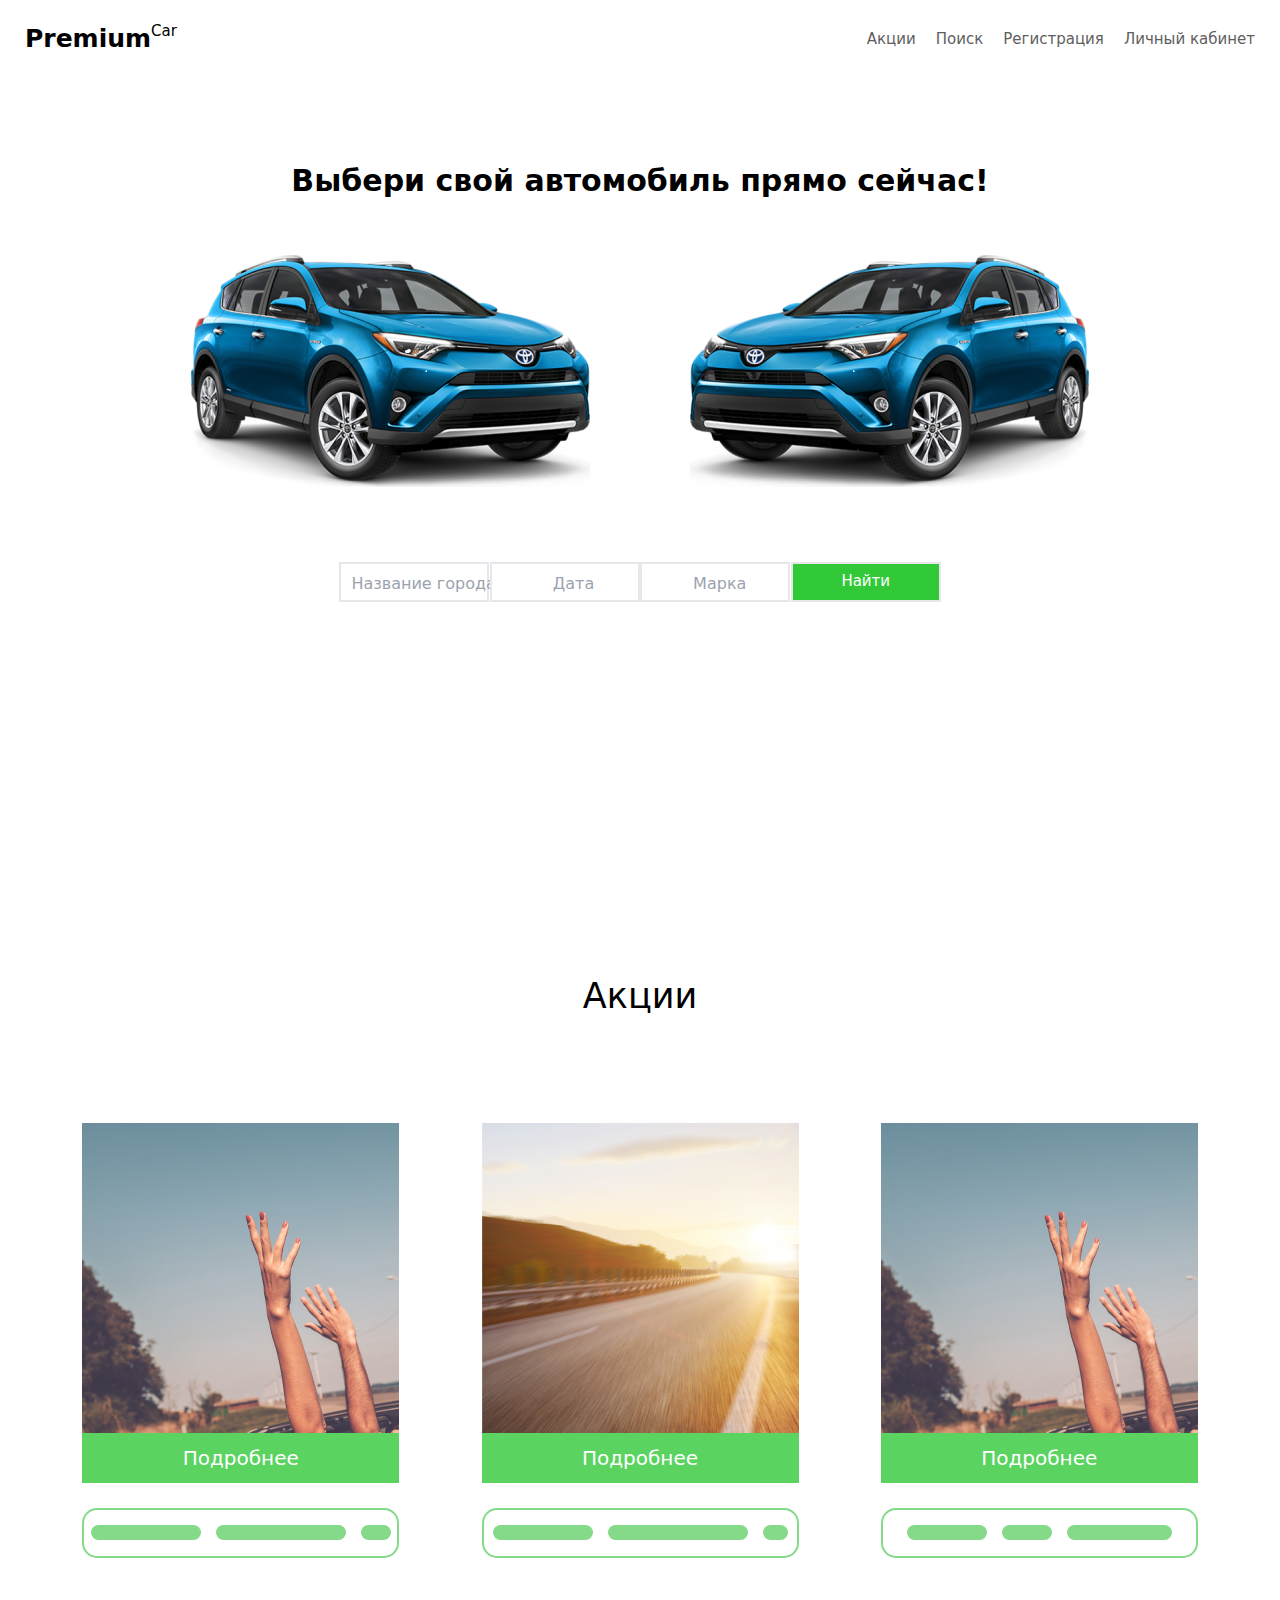
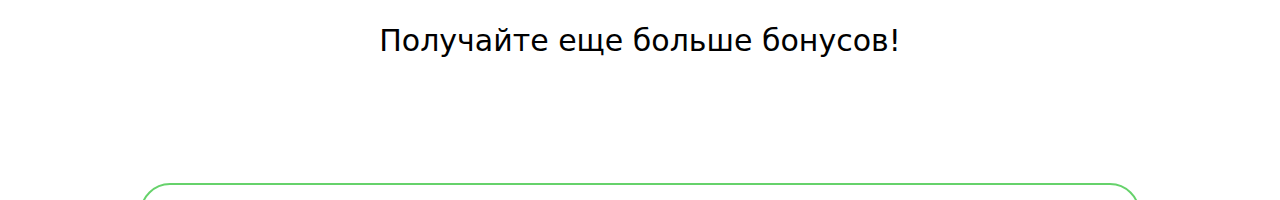
<file: index.html>
<!DOCTYPE html>
<html lang="en">

<head>
    <meta charset="UTF-8">
    <meta name="viewport" content="width=device-width, initial-scale=1.0">
    <script src="./tailwind.js"></script>
    <script>
        tailwind.config = {
            theme: {
                screens: {
                    'sm': '640px',


                    'md': '768px',


                    'lg': '1024px',


                    'xl': '1280px',


                    '2xl': '1536px',

                },
                extend: {
                    colors: {
                        clifford: '#da373d',
                    }
                }
            }

        }

    </script>
    <style type="text/tailwindcss">
        @layer utilities {
  
    }
    @layer base {
*{
    @apply m-0 p-0 box-border font-['system-ui']
}
.wrapper {
    @apply min-h-full flex flex-col;
}
input {
  all: unset;
}
#body{
    overflow-x: hidden;
}
    }
    @layer components{
.nav-a{
    @apply text-[15px] font-[500] text-[#5e5e5e] hover:animate-pulse
}
#rotate{

}
    }
  </style>
    <title>MainPage</title>
</head>

<body>
    <div class="wrapper" id="body">
        <div class="h-screen flex w-full flex-col">
            <header class="flex justify-between w-full mt-[20px]  flex-col items-center sm:flex-row items-start">
                <div class="flex ml-[25px] cursor-pointer ">
                    <span class="text-[25px] font-bold">Premium</span>
                    <span class="text-[15px] font-medium">Car</span>
                </div>
                <div class="flex mr-[0px] sm:mr-[25px] scale-[0.9] sm:scale-[1]">
                    <nav class="flex gap-[20px]">
                        <a href="#" class="nav-a" id="sale">Акции</a>
                        <a href="#" class="nav-a">Поиск</a>
                        <a href="#" class="nav-a">Регистрация</a>
                        <a href="#" class="nav-a">Личный кабинет</a>

                    </nav>
                </div>
            </header>
            <main class="flex flex-col w-full justify-around mt-[100px]">
                <!-- <h1 class="text-[35px] font-bold">Все дороги ведут от нас!</h1>
                <p class="max-w-[400px] mt-[10px]">С нашими автомобилями вы испытаете невероятный комфорт и удовольствие! Самые низкие цены на рынке ,
                    более тысячи положительных отзывов!</p> -->
                <div class="flex w-full justify-around flex-col items-center">
                    <div class="flex flex-col items-center">
                        <h1 class="text-[30px] font-bold">Выбери свой автомобиль прямо сейчас!</h1>
                    </div>
                    <div class="flex gap-[100px] mt-[50px]">
                        <img src="./car_1.png/reverse.png" alt="Car" class="hover:scale-[1.1] duration-300">
                        <img src="./car_1.png/Tanzania-2300w_1.png" alt="Car" class="hover:scale-[1.1] duration-300">
                    </div>
                    
                    <div class="flex mt-[75px]">
                        <div class="flex flex-col sm:flex-row">
                            <div class="flex border-[2px] w-[150px] h-[40px]">
                                <input type="text" placeholder="  Название города" class="flex  w-[150px] h-[40px]">
                            </div>
                            <div class="flex border-[2px] w-[150px] h-[40px] ml-[0.5px]">
                                <input type="text" placeholder="            Дата" class="flex  w-[150px] h-[40px]">
                            </div>
                        </div>
                        <div class="flex flex-col sm:flex-row">
                            <div class="flex border-[2px] w-[150px] h-[40px] ml-[0.5px]">
                                <input type="text" placeholder="          Марка" class="flex  w-[150px] h-[40px]">
                            </div>
                            <div
                                class="bg-[#32c939] flex border-[2px] w-[150px] h-[40px] ml-[0.5px] justify-center items-center text-white font-normal text-[15px] cursor-pointer hover:animate-pulse">
                                Найти</div>
                        </div>
                    </div>
                </div>
            </main>
        </div>

        <div class="h-screen flex w-full flex-col" id="salePage">
            <main class="flex w-full">

                <div class="flex flex-col w-full">
                    <div class="flex w-full justify-center items-center mt-[70px]">
                        <h1 class="text-[35px] font-medium ">Акции</h1>
                    </div>
                    <div class="flex w-full justify-evenly flex-wrap mt-[100px] ">
                        <div class="flex flex-col hover:scale-[1.1] duration-300 cursor-pointer">

                            <img src="./car_1.png/sale1.png" alt="Car">

                            <div
                                class="bg-[#32c939] max-w-[317px] h-[50px] w-full opacity-[0.8] flex justify-center items-center">
                                <!-- <span class="text-white font-normal text-[20px] cursor-pointer">Подробнее</span> -->
                                <span class="text-white font-normal text-[20px] cursor-pointer">Подробнее</span>
                            </div>
                            <div
                                class="flex max-w-[317px] w-full h-[50px] border-[2px] border-[#66d26b] rounded-[15px] mt-[25px] opacity-[0.8] justify-center ">
                                <div class="w-[110px] h-[15px] bg-[#66d26b] animate-pulse rounded-[25px] mt-[15px]">
                                </div>
                                <div
                                    class="w-[130px] h-[15px] bg-[#66d26b] animate-pulse rounded-[25px] ml-[15px] mt-[15px]">
                                </div>
                                <div
                                    class="w-[30px] h-[15px] bg-[#66d26b] animate-pulse rounded-[25px] ml-[15px] mt-[15px]">
                                </div>

                            </div>
                        </div>
                        <div class="flex flex-col hover:scale-[1.1] duration-300 cursor-pointer my-[15px] sm:my-[0px]">

                            <img src="./car_1.png/sale2.png" alt="Car">
                            <div
                                class="bg-[#32c939] max-w-[317px] h-[50px] w-full opacity-[0.8] flex justify-center items-center ">
                                <span class="text-white font-normal text-[20px] cursor-pointer">Подробнее</span>
                            </div>
                            <div
                                class="flex max-w-[317px] w-full h-[50px] border-[2px] border-[#66d26b] rounded-[15px] mt-[25px] opacity-[0.8] justify-center ">
                                <div class="w-[100px] h-[15px] bg-[#66d26b] animate-pulse rounded-[25px] mt-[15px]">
                                </div>
                                <div
                                    class="w-[140px] h-[15px] bg-[#66d26b] animate-pulse rounded-[25px] ml-[15px] mt-[15px]">
                                </div>
                                <div
                                    class="w-[25px] h-[15px] bg-[#66d26b] animate-pulse rounded-[25px] ml-[15px] mt-[15px]">
                                </div>

                            </div>
                        </div>
                        <div class="flex flex-col hover:scale-[1.1] duration-300">

                            <div class="flex flex-col cursor-pointer">
                                <img src="./car_1.png/sale1.png" alt="Car">
                                <div
                                    class="bg-[#32c939] max-w-[317px] h-[50px] w-full opacity-[0.8] flex justify-center items-center">
                                    <span class="text-white font-normal text-[20px] cursor-pointer">Подробнее</span>
                                </div>
                            </div>

                            <div
                                class="flex max-w-[317px] w-full h-[50px] border-[2px] border-[#66d26b] rounded-[15px] mt-[25px] opacity-[0.8] justify-center ">
                                <div class="w-[80px] h-[15px] bg-[#66d26b] animate-pulse rounded-[25px] mt-[15px]">
                                </div>
                                <div
                                    class="w-[50px] h-[15px] bg-[#66d26b] animate-pulse rounded-[25px] ml-[15px] mt-[15px]">
                                </div>
                                <div
                                    class="w-[105px] h-[15px] bg-[#66d26b] animate-pulse rounded-[25px] ml-[15px] mt-[15px]">
                                </div>


                            </div>




                        </div>

                    </div>


                </div>
            </main>



            <header class="w-full flex justify-center items-center mt-[60px]">
                <h1 class="text-[30px] font-medium">
                    Получайте еще больше бонусов!
                </h1>
            </header>
            <main class="flex w-full justify-center mt-[120px]">
                <div
                    class="flex max-w-[1000px] w-full border-[2px] border-[#66d26b] h-[400px] rounded-[30px] justify-between items-center">
                    <div class="ml-[15px] flex flex-col justify-center ">
                        <p class="nav-a">Введите ваш Email чтобы получать информацию о бонусах первым!</p>
                        <div class="flex flex-col items-center">
                            <div
                                class="max-w-[250px] h-[35px] border-[2px] border-[#66d26b] w-full rounded-[10px] flex items-center mt-[15px]">
                                <input type="text" placeholder="Email">
                            </div>
                            <div
                                class="bg-[#66d26b] max-w-[200px] w-full h-[35px] rounded-[3px] flex justify-center items-center cursor-pointer hover:scale-[1.1] duration-300 mt-[25px]">
                                <span class="text-white font-normal text-[20px]">Подписаться</span>
                            </div>
                        </div>
                    </div>
                    <div class="max-w-[350px] w-full flex h-[280px] hidden md:block">
                        <img src="./car_1.png/emailPhoto.png" alt="Photo" class="rounded-[20px] ">
                    </div>
                </div>
            </main>

            <footer class="flex w-full h-full  items-end mt-[35px]">
                <nav class="flex w-full justify-around flex-wrap sm:flex-row">
                    <a href="#" class="nav-a">Телефон 8 (800) 555-35-35 </a>
                    <a href="#" class="nav-a">Акции</a>
                    <a href="#" class="nav-a">Найти</a>
                    <a href="#" class="nav-a">Регистрация</a>
                    <a href="#" class="nav-a">Личный Кабинет</a>
                </nav>

            </footer>
        </div>
    </div>
</body>
<script src="scroll.js"></script>
</html>
</file>
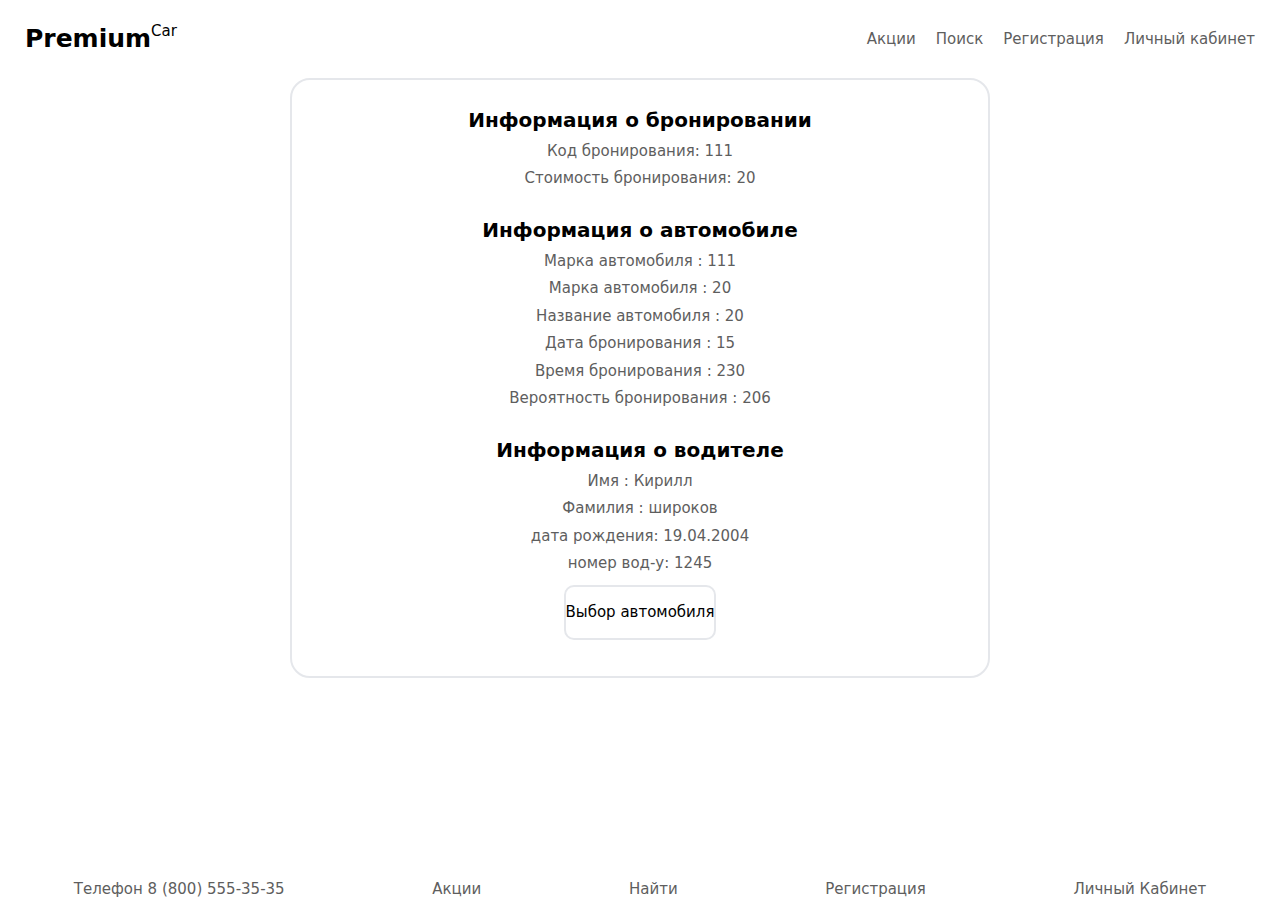
<file: booking_management.html>
<!DOCTYPE html>
<html lang="en">

<head>
    <meta charset="UTF-8">
    <meta name="viewport" content="width=device-width, initial-scale=1.0">
    <script src="./tailwind.js"></script>
    <script>
        tailwind.config = {
            theme: {
                screens: {
                    'sm': '640px',


                    'md': '768px',


                    'lg': '1024px',


                    'xl': '1280px',


                    '2xl': '1536px',

                },
                extend: {
                    colors: {
                        clifford: '#da373d',
                    }
                }
            }

        }

    </script>
    <style type="text/tailwindcss">
        @layer utilities {
  
    }
    @layer base {
*{
    @apply m-0 p-0 box-border font-['system-ui']
}
.wrapper {
    @apply min-h-full flex flex-col;
}
input {
  all: unset;
}
#body{
    overflow-x: hidden;
}
    }
    @layer components{
.nav-a{
    @apply text-[15px] font-[500] text-[#5e5e5e] hover:animate-pulse
}
#rotate{

}
    }
  </style>
    <title>Registration</title>
</head>

<body>
    <div class="h-screen wrapper">
        <header class="flex justify-between w-full mt-[20px]  flex-col items-center sm:flex-row items-start">
            <div class="flex ml-[25px] cursor-pointer ">
                <span class="text-[25px] font-bold">Premium</span>
                <span class="text-[15px] font-medium">Car</span>
            </div>
            <div class="flex mr-[0px] sm:mr-[25px] scale-[0.9] sm:scale-[1]">
                <nav class="flex gap-[20px]">
                    <a href="#" class="nav-a" id="sale">Акции</a>
                    <a href="#" class="nav-a">Поиск</a>
                    <a href="#" class="nav-a">Регистрация</a>
                    <a href="#" class="nav-a">Личный кабинет</a>

                </nav>
            </div>
        </header>
        <main class="flex w-full items-center justify-center mt-[20px]">
            <div class="flex border-[2px] max-w-[700px] h-[600px] w-full rounded-[20px]">

                <div class="flex flex-col items-center w-full h-full">

                    <h1 class="text-[20px] font-bold mt-[25px]">Информация о бронировании</h1>

                    <span class="mt-[5px] nav-a">Код бронирования: 111</span>
                    <span class="mt-[5px] nav-a">Стоимость бронирования: 20</span>
                   
                    <h1 class="text-[20px] font-bold mt-[25px]">Информация о автомобиле</h1>

                    <span class="mt-[5px] nav-a">Марка автомобиля : 111</span>
                    <span class="mt-[5px] nav-a">Марка автомобиля : 20</span>
                    <span class="mt-[5px] nav-a">Название автомобиля : 20</span>
                    <span class="mt-[5px] nav-a">Дата бронирования : 15</span>
                    <span class="mt-[5px] nav-a">Время бронирования : 230</span>
                    <span class="mt-[5px] nav-a">Вероятность бронирования : 206</span>

                    
                    <h1 class="text-[20px] font-bold mt-[25px]">Информация о водителе</h1>
                    <span class="mt-[5px] nav-a">Имя : Кирилл</span>
                    <span class="mt-[5px] nav-a">Фамилия : широков</span>
                    <span class="mt-[5px] nav-a">дата рождения: 19.04.2004</span>
                    <span class="mt-[5px] nav-a">номер вод-у: 1245</span>

                    <div class="flex items-center mt-[10px]">
                       
                        <div class="max-w-[200px] h-[55px] border-[2px] w-full rounded-[10px] flex justify-center items-center cursor-pointer hover:bg-green-400 duration-300">
                            <span class="text-[15px]">Выбор автомобиля</span>
                        </div>
                    </div>
                </div>

            </div>
        </main>
        <footer class="flex w-full h-full  items-end mt-[35px]">
            <nav class="flex w-full justify-around flex-wrap sm:flex-row">
                <a href="#" class="nav-a">Телефон 8 (800) 555-35-35 </a>
                <a href="#" class="nav-a">Акции</a>
                <a href="#" class="nav-a">Найти</a>
                <a href="#" class="nav-a">Регистрация</a>
                <a href="#" class="nav-a">Личный Кабинет</a>
            </nav>

        </footer>
    </div>
</body>

</html>
</file>
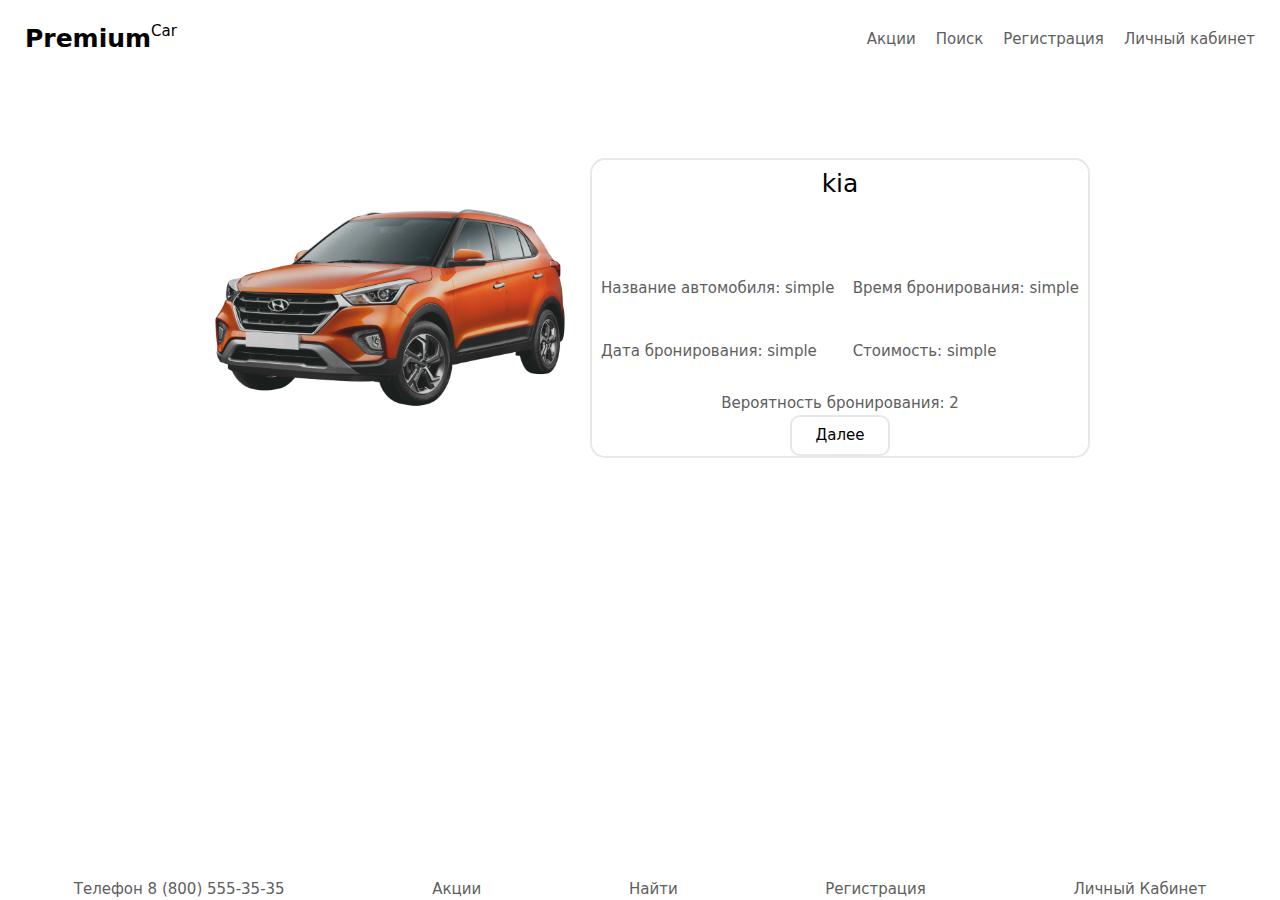
<file: search.html>
<!DOCTYPE html>
<html lang="en">

<head>
    <meta charset="UTF-8">
    <meta name="viewport" content="width=device-width, initial-scale=1.0">
    <script src="./tailwind.js"></script>
    <script>
        tailwind.config = {
            theme: {
                screens: {
                    'sm': '640px',


                    'md': '768px',


                    'lg': '1024px',


                    'xl': '1280px',


                    '2xl': '1536px',

                },
                extend: {
                    colors: {
                        clifford: '#da373d',
                    }
                }
            }

        }

    </script>
    <style type="text/tailwindcss">
        @layer utilities {
  
    }
    @layer base {
*{
    @apply m-0 p-0 box-border font-['system-ui']
}
.wrapper {
    @apply min-h-full flex flex-col;
}
input {
  all: unset;
}
#body{
    overflow-x: hidden;
}
    }
    @layer components{
.nav-a{
    @apply text-[15px] font-[500] text-[#5e5e5e] hover:animate-pulse
}
#rotate{

}
    }
  </style>
    <title>Registration</title>
</head>

<body>
    <div class="h-screen wrapper">
        <header class="flex justify-between w-full mt-[20px]  flex-col items-center sm:flex-row items-start">
            <div class="flex ml-[25px] cursor-pointer ">
                <span class="text-[25px] font-bold">Premium</span>
                <span class="text-[15px] font-medium">Car</span>
            </div>
            <div class="flex mr-[0px] sm:mr-[25px] scale-[0.9] sm:scale-[1]">
                <nav class="flex gap-[20px]">
                    <a href="#" class="nav-a" id="sale">Акции</a>
                    <a href="#" class="nav-a">Поиск</a>
                    <a href="#" class="nav-a">Регистрация</a>
                    <a href="#" class="nav-a">Личный кабинет</a>

                </nav>
            </div>
        </header>
        <main class="flex w-full items-center justify-center mt-[0px] flex-col md:flex-row sm:mt-[100px]">
            <div class="flex max-w-[200px] sm:max-w-[400px]">
                <img src="./car_1.png/creta-Car-PNG-Image_1.png" alt="Car">
            </div>
            <div class="flex border-[2px] max-w-[500px] h-[300px] w-full rounded-[15px] flex-col items-center">
                <div class="flex w-full justify-center">
                    <h1 class="text-[25px] font-medium mt-[5px]">kia</h1>
                </div>
                <div class="w-full flex mt-[75px] justify-around">
                    <div class="flex flex-col">
                        <p class="nav-a">Название автомобиля: simple</p>
                        <p class="mt-[40px] nav-a">Дата бронирования: simple</p>
                    </div>
                    <div class="flex flex-col">
                        <p class="nav-a">Время бронирования: simple</p>
                        <p class="mt-[40px] nav-a">Стоимость: simple</p>
                    </div>
                </div>
                <div class="w-full flex justify-center mt-[10px]">
                    <span class="nav-a mt-[20px]">Вероятность бронирования: 2</span>
                </div>
                <div class="max-w-[100px] h-[45px] border-[2px] w-full rounded-[10px] flex justify-center items-center cursor-pointer hover:bg-green-400 duration-300">
                    <span class="text-[15px]">Далее</span>
                </div>
            </div>
        </main>
        <footer class="flex w-full h-full  items-end mt-[35px]">
            <nav class="flex w-full justify-around flex-wrap sm:flex-row">
                <a href="#" class="nav-a">Телефон 8 (800) 555-35-35 </a>
                <a href="#" class="nav-a">Акции</a>
                <a href="#" class="nav-a">Найти</a>
                <a href="#" class="nav-a">Регистрация</a>
                <a href="#" class="nav-a">Личный Кабинет</a>
            </nav>

        </footer>
    </div>
</body>

</html>
</file>
